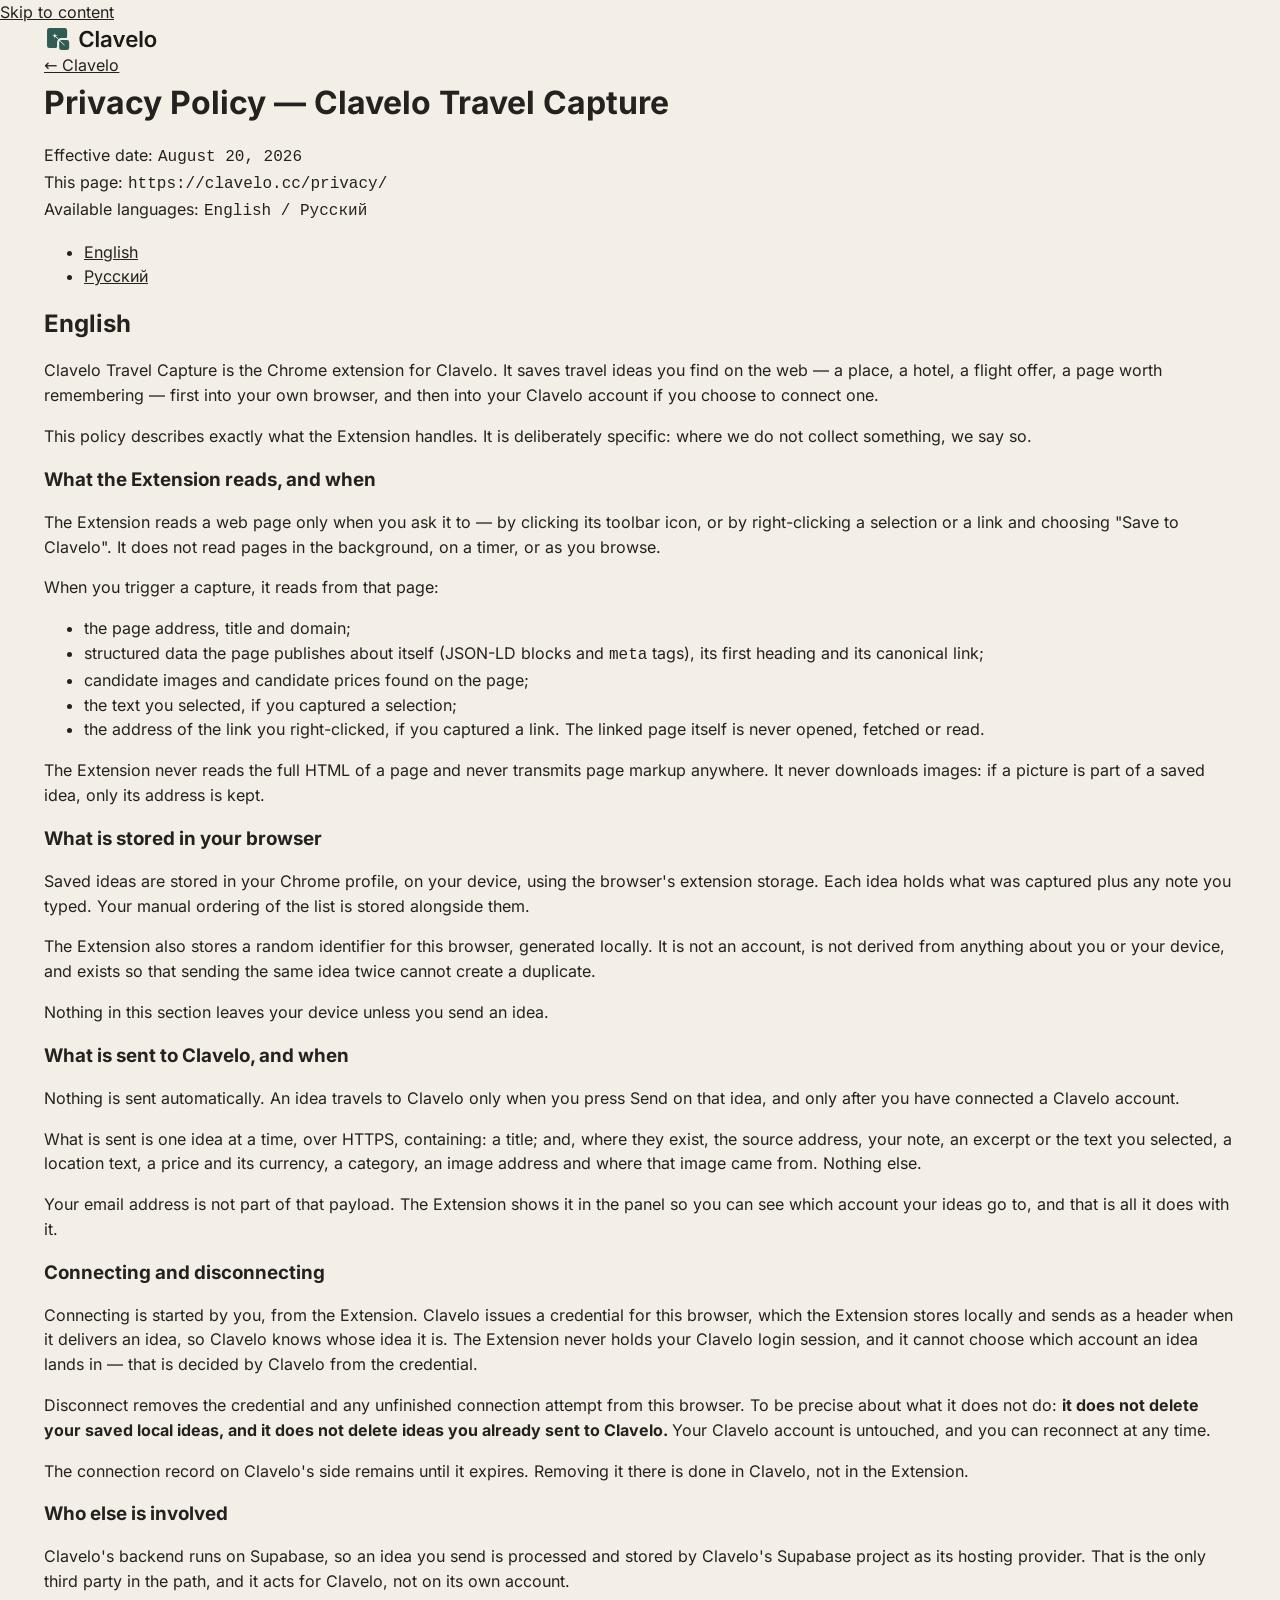
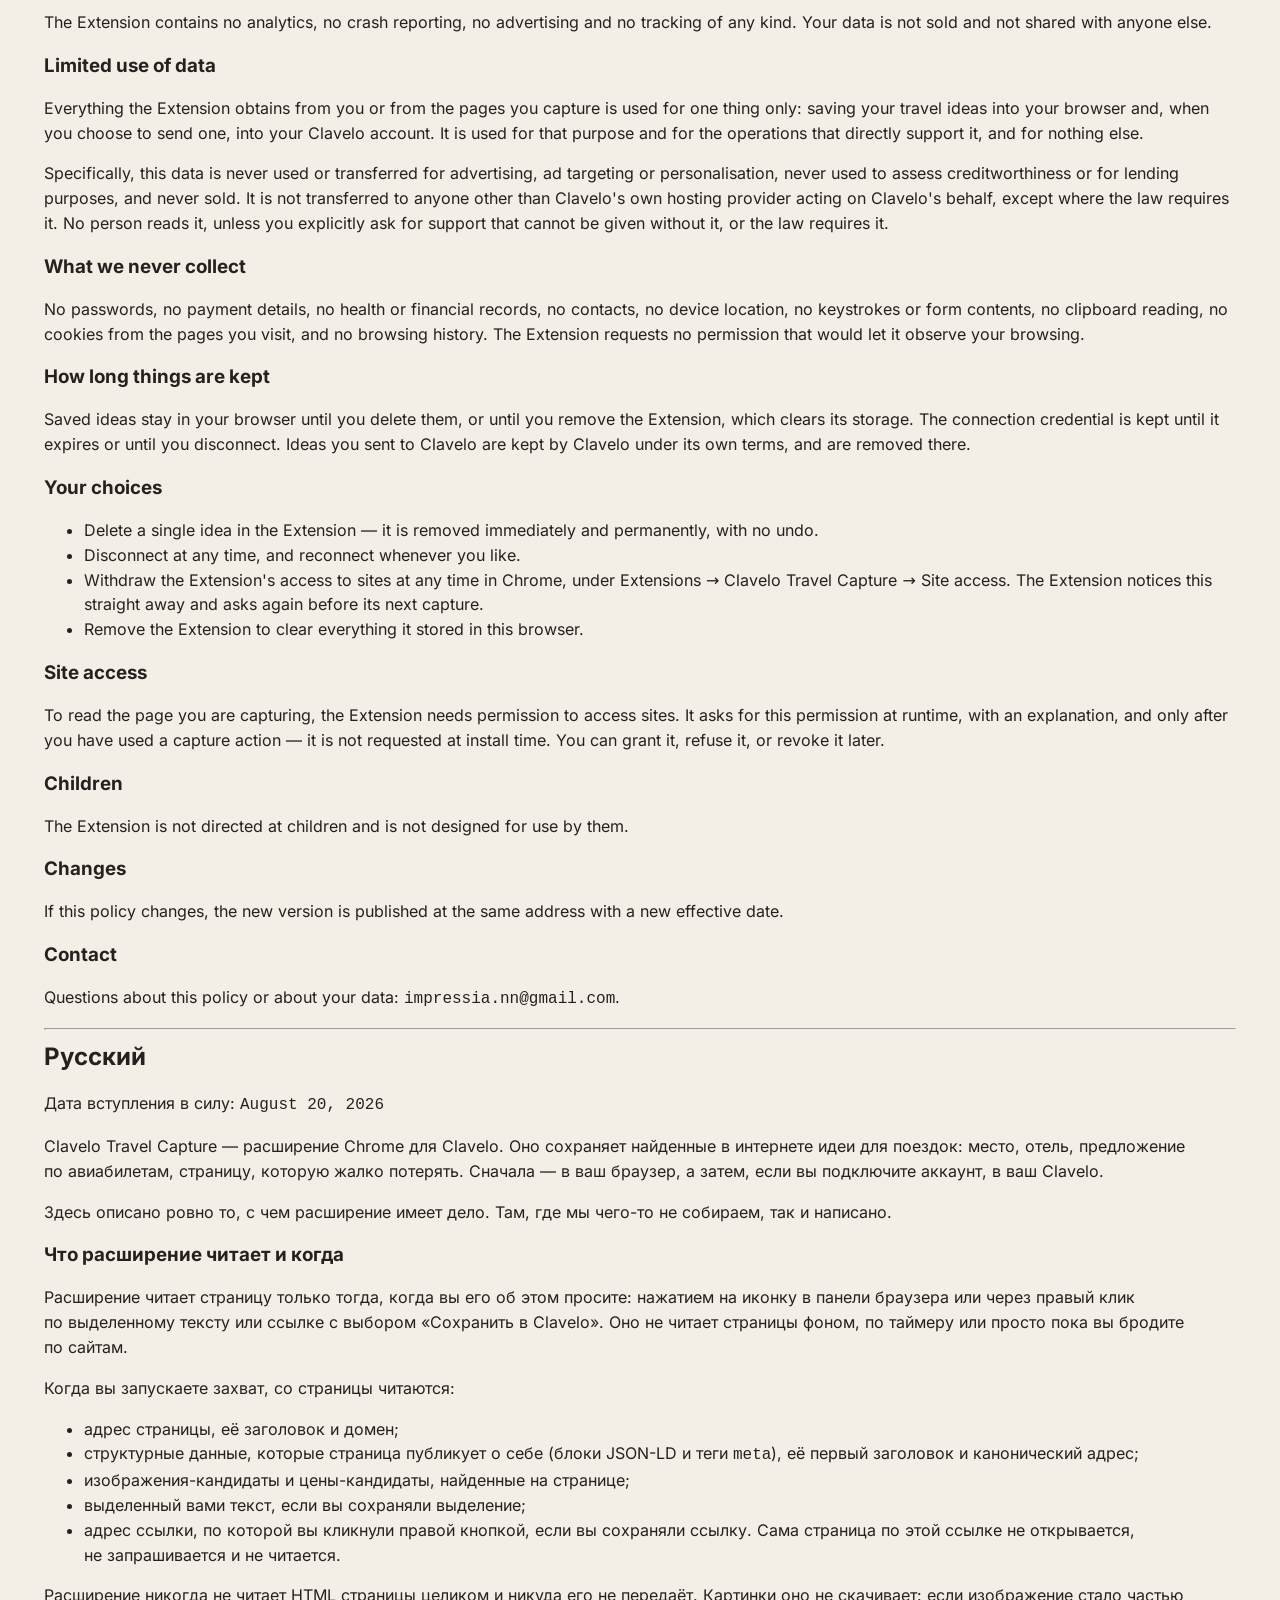
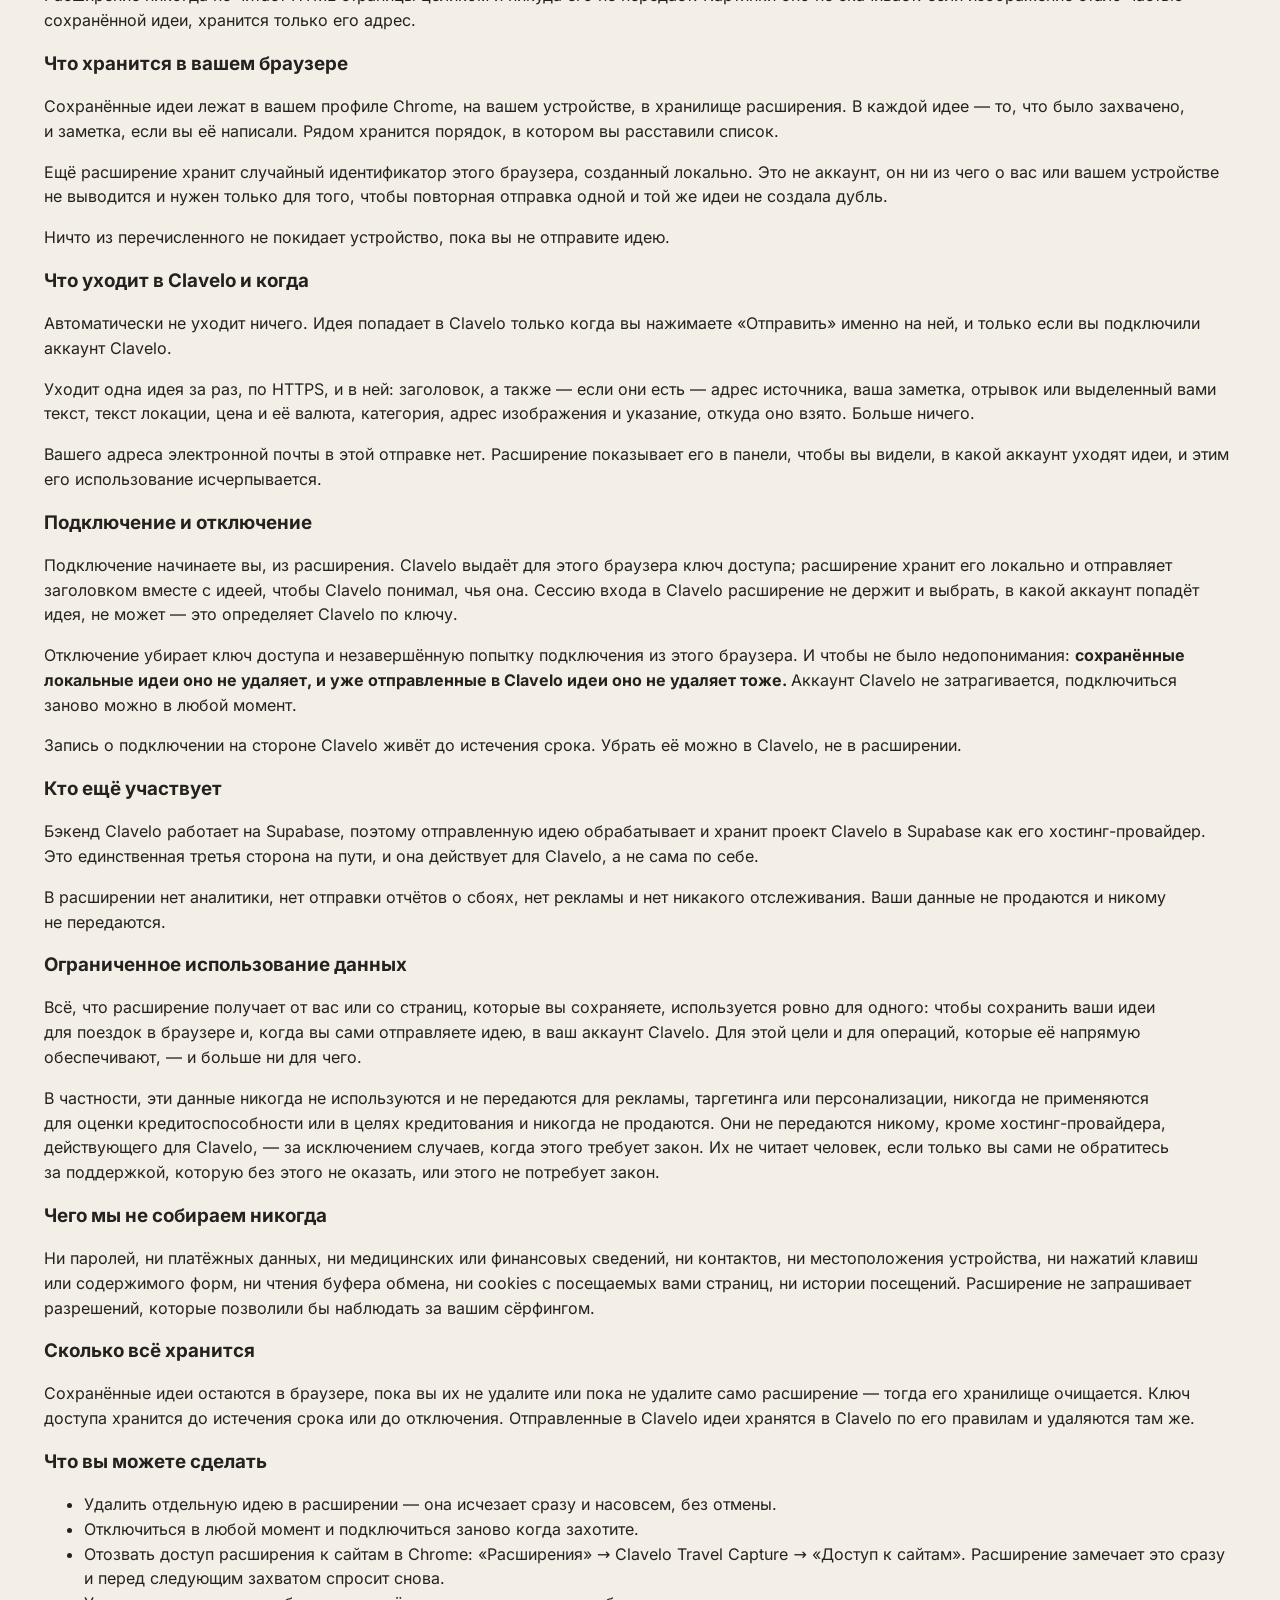
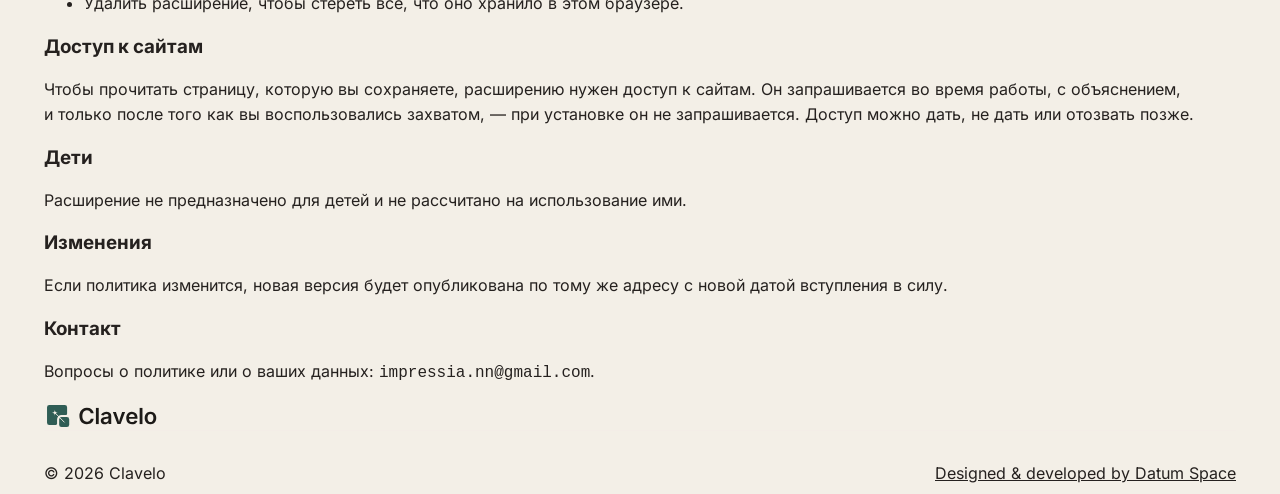
<file: privacy/index.html>
<!doctype html>
<html lang="en">
  <head>
    <meta charset="utf-8" />
    <meta name="viewport" content="width=device-width, initial-scale=1, viewport-fit=cover" />
    <meta name="theme-color" content="#2f5d55" />
    <title>Privacy Policy — Clavelo Travel Capture</title>
    <meta
      name="description"
      content="Privacy policy for the Clavelo Travel Capture browser extension. English and Russian."
    />
    <link rel="canonical" href="https://clavelo.cc/privacy/" />
    <link rel="icon" href="../assets/clavelo-mark-simple.svg" type="image/svg+xml" />
    <link rel="icon" href="../assets/favicon-48.png" sizes="48x48" type="image/png" />
    <link rel="icon" href="../assets/favicon-32.png" sizes="32x32" type="image/png" />
    <link rel="icon" href="../assets/favicon-16.png" sizes="16x16" type="image/png" />
    <link rel="apple-touch-icon" href="../assets/apple-touch-icon.png" sizes="180x180" />
    <link rel="stylesheet" href="../styles.css?v=9f2fbe0b32" />
  </head>

  <body>
    <a class="skip-link" href="#main">Skip to content</a>

    <header class="site-header">
      <div class="wrap">
        <a class="brand" href="../" aria-label="Clavelo">
          <img src="../assets/logo.svg" alt="" width="116" height="28" />
        </a>
      </div>
    </header>

    <main class="doc" id="main">
      <div class="wrap">
        <a class="doc-back" href="../">← Clavelo</a>

        <div class="doc-sheet">
        <h1>Privacy Policy — Clavelo Travel Capture</h1>
        <p class="doc-meta">
          Effective date: <code>August 20, 2026</code><br />
          This page: <code>https://clavelo.cc/privacy/</code><br />
          Available languages: <code>English / Русский</code>
        </p>

        <ul class="doc-langs">
          <li><a href="#english">English</a></li>
          <li><a href="#russian">Русский</a></li>
        </ul>

        <!-- ================= ENGLISH ================= -->
        <section id="english" lang="en">
          <h2>English</h2>

          <p>
            Clavelo Travel Capture is the Chrome extension for Clavelo. It saves
            travel ideas you find on the web — a
            place, a hotel, a flight offer, a page worth remembering — first into
            your own browser, and then into your Clavelo account if you choose to
            connect one.
          </p>
          <p>
            This policy describes exactly what the Extension handles. It is
            deliberately specific: where we do not collect something, we say so.
          </p>

          <h3>What the Extension reads, and when</h3>
          <p>
            The Extension reads a web page only when you ask it to — by clicking
            its toolbar icon, or by right-clicking a selection or a link and
            choosing "Save to Clavelo". It does not read pages in the
            background, on a timer, or as you browse.
          </p>
          <p>When you trigger a capture, it reads from that page:</p>
          <ul>
            <li>the page address, title and domain;</li>
            <li>
              structured data the page publishes about itself (JSON-LD blocks and
              <code>meta</code> tags), its first heading and its canonical link;
            </li>
            <li>candidate images and candidate prices found on the page;</li>
            <li>the text you selected, if you captured a selection;</li>
            <li>
              the address of the link you right-clicked, if you captured a link.
              The linked page itself is never opened, fetched or read.
            </li>
          </ul>
          <p>
            The Extension never reads the full HTML of a page and never transmits
            page markup anywhere. It never downloads images: if a picture is part
            of a saved idea, only its address is kept.
          </p>

          <h3>What is stored in your browser</h3>
          <p>
            Saved ideas are stored in your Chrome profile, on your device, using
            the browser's extension storage. Each idea holds what was captured
            plus any note you typed. Your manual ordering of the list is stored
            alongside them.
          </p>
          <p>
            The Extension also stores a random identifier for this browser,
            generated locally. It is not an account, is not derived from anything
            about you or your device, and exists so that sending the same idea
            twice cannot create a duplicate.
          </p>
          <p>Nothing in this section leaves your device unless you send an idea.</p>

          <h3>What is sent to Clavelo, and when</h3>
          <p>
            Nothing is sent automatically. An idea travels to Clavelo only
            when you press Send on that idea, and only after you have connected a
            Clavelo account.
          </p>
          <p>
            What is sent is one idea at a time, over HTTPS, containing: a title;
            and, where they exist, the source address, your note, an excerpt or
            the text you selected, a location text, a price and its currency, a
            category, an image address and where that image came from. Nothing
            else.
          </p>
          <p>
            Your email address is not part of that payload. The Extension shows it
            in the panel so you can see which account your ideas go to, and that
            is all it does with it.
          </p>

          <h3>Connecting and disconnecting</h3>
          <p>
            Connecting is started by you, from the Extension. Clavelo issues a
            credential for this browser, which the Extension stores locally and
            sends as a header when it delivers an idea, so Clavelo knows whose
            idea it is. The Extension never holds your Clavelo login session,
            and it cannot choose which account an idea lands in — that is decided
            by Clavelo from the credential.
          </p>
          <p>
            Disconnect removes the credential and any unfinished connection
            attempt from this browser. To be precise about what it does not do:
            <strong>
              it does not delete your saved local ideas, and it does not delete
              ideas you already sent to Clavelo.
            </strong>
            Your Clavelo account is untouched, and you can reconnect at any
            time.
          </p>
          <p>
            The connection record on Clavelo's side remains until it expires.
            Removing it there is done in Clavelo, not in the Extension.
          </p>

          <h3>Who else is involved</h3>
          <p>
            Clavelo's backend runs on Supabase, so an idea you send is
            processed and stored by Clavelo's Supabase project as its hosting
            provider. That is the only third party in the path, and it acts for
            Clavelo, not on its own account.
          </p>
          <p>
            The Extension contains no analytics, no crash reporting, no
            advertising and no tracking of any kind. Your data is not sold and not
            shared with anyone else.
          </p>

          <h3>Limited use of data</h3>
          <p>
            Everything the Extension obtains from you or from the pages you
            capture is used for one thing only: saving your travel ideas into your
            browser and, when you choose to send one, into your Clavelo
            account. It is used for that purpose and for the operations that
            directly support it, and for nothing else.
          </p>
          <p>
            Specifically, this data is never used or transferred for advertising,
            ad targeting or personalisation, never used to assess
            creditworthiness or for lending purposes, and never sold. It is not
            transferred to anyone other than Clavelo's own hosting provider
            acting on Clavelo's behalf, except where the law requires it. No
            person reads it, unless you explicitly ask for support that cannot be
            given without it, or the law requires it.
          </p>

          <h3>What we never collect</h3>
          <p>
            No passwords, no payment details, no health or financial records, no
            contacts, no device location, no keystrokes or form contents, no
            clipboard reading, no cookies from the pages you visit, and no
            browsing history. The Extension requests no permission that would let
            it observe your browsing.
          </p>

          <h3>How long things are kept</h3>
          <p>
            Saved ideas stay in your browser until you delete them, or until you
            remove the Extension, which clears its storage. The connection
            credential is kept until it expires or until you disconnect. Ideas you
            sent to Clavelo are kept by Clavelo under its own terms, and are
            removed there.
          </p>

          <h3>Your choices</h3>
          <ul>
            <li>
              Delete a single idea in the Extension — it is removed immediately
              and permanently, with no undo.
            </li>
            <li>Disconnect at any time, and reconnect whenever you like.</li>
            <li>
              Withdraw the Extension's access to sites at any time in Chrome,
              under Extensions → Clavelo Travel Capture → Site access. The
              Extension notices this straight away and asks again before its next
              capture.
            </li>
            <li>
              Remove the Extension to clear everything it stored in this browser.
            </li>
          </ul>

          <h3>Site access</h3>
          <p>
            To read the page you are capturing, the Extension needs permission to
            access sites. It asks for this permission at runtime, with an
            explanation, and only after you have used a capture action — it is not
            requested at install time. You can grant it, refuse it, or revoke it
            later.
          </p>

          <h3>Children</h3>
          <p>
            The Extension is not directed at children and is not designed for use
            by them.
          </p>

          <h3>Changes</h3>
          <p>
            If this policy changes, the new version is published at the same
            address with a new effective date.
          </p>

          <h3>Contact</h3>
          <p>
            Questions about this policy or about your data:
            <code>impressia.nn@gmail.com</code>.
          </p>
        </section>

        <hr />

        <!-- ================= РУССКИЙ ================= -->
        <section id="russian" lang="ru">
          <h2>Русский</h2>

          <p class="doc-meta">
            Дата вступления в силу: <code>August 20, 2026</code>
          </p>

          <p>
            Clavelo Travel Capture — расширение Chrome для Clavelo. Оно сохраняет
            найденные в интернете идеи для поездок: место, отель, предложение по авиабилетам, страницу,
            которую жалко потерять. Сначала — в ваш браузер, а затем, если вы
            подключите аккаунт, в ваш Clavelo.
          </p>
          <p>
            Здесь описано ровно то, с чем расширение имеет дело. Там, где мы
            чего-то не собираем, так и написано.
          </p>

          <h3>Что расширение читает и когда</h3>
          <p>
            Расширение читает страницу только тогда, когда вы его об этом
            просите: нажатием на иконку в панели браузера или через правый клик
            по выделенному тексту или ссылке с выбором «Сохранить в Clavelo».
            Оно не читает страницы фоном, по таймеру или просто пока вы бродите
            по сайтам.
          </p>
          <p>Когда вы запускаете захват, со страницы читаются:</p>
          <ul>
            <li>адрес страницы, её заголовок и домен;</li>
            <li>
              структурные данные, которые страница публикует о себе (блоки
              JSON-LD и теги <code>meta</code>), её первый заголовок и канонический адрес;
            </li>
            <li>изображения-кандидаты и цены-кандидаты, найденные на странице;</li>
            <li>выделенный вами текст, если вы сохраняли выделение;</li>
            <li>
              адрес ссылки, по которой вы кликнули правой кнопкой, если вы
              сохраняли ссылку. Сама страница по этой ссылке не открывается, не запрашивается и не читается.
            </li>
          </ul>
          <p>
            Расширение никогда не читает HTML страницы целиком и никуда его не передаёт. Картинки оно не скачивает: если изображение стало частью
            сохранённой идеи, хранится только его адрес.
          </p>

          <h3>Что хранится в вашем браузере</h3>
          <p>
            Сохранённые идеи лежат в вашем профиле Chrome, на вашем устройстве, в хранилище расширения. В каждой идее — то, что было захвачено, и заметка, если вы её написали. Рядом хранится порядок, в котором вы
            расставили список.
          </p>
          <p>
            Ещё расширение хранит случайный идентификатор этого браузера,
            созданный локально. Это не аккаунт, он ни из чего о вас или вашем
            устройстве не выводится и нужен только для того, чтобы повторная
            отправка одной и той же идеи не создала дубль.
          </p>
          <p>
            Ничто из перечисленного не покидает устройство, пока вы не отправите
            идею.
          </p>

          <h3>Что уходит в Clavelo и когда</h3>
          <p>
            Автоматически не уходит ничего. Идея попадает в Clavelo только
            когда вы нажимаете «Отправить» именно на ней, и только если вы
            подключили аккаунт Clavelo.
          </p>
          <p>
            Уходит одна идея за раз, по HTTPS, и в ней: заголовок, а также — если
            они есть — адрес источника, ваша заметка, отрывок или выделенный вами
            текст, текст локации, цена и её валюта, категория, адрес изображения
            и указание, откуда оно взято. Больше ничего.
          </p>
          <p>
            Вашего адреса электронной почты в этой отправке нет. Расширение
            показывает его в панели, чтобы вы видели, в какой аккаунт уходят
            идеи, и этим его использование исчерпывается.
          </p>

          <h3>Подключение и отключение</h3>
          <p>
            Подключение начинаете вы, из расширения. Clavelo выдаёт для этого
            браузера ключ доступа; расширение хранит его локально и отправляет
            заголовком вместе с идеей, чтобы Clavelo понимал, чья она. Сессию
            входа в Clavelo расширение не держит и выбрать, в какой аккаунт
            попадёт идея, не может — это определяет Clavelo по ключу.
          </p>
          <p>
            Отключение убирает ключ доступа и незавершённую попытку подключения
            из этого браузера. И чтобы не было недопонимания:
            <strong>
              сохранённые локальные идеи оно не удаляет, и уже отправленные в Clavelo идеи оно не удаляет тоже.
            </strong>
            Аккаунт Clavelo не затрагивается, подключиться заново можно в любой момент.
          </p>
          <p>
            Запись о подключении на стороне Clavelo живёт до истечения срока.
            Убрать её можно в Clavelo, не в расширении.
          </p>

          <h3>Кто ещё участвует</h3>
          <p>
            Бэкенд Clavelo работает на Supabase, поэтому отправленную идею
            обрабатывает и хранит проект Clavelo в Supabase как его
            хостинг-провайдер. Это единственная третья сторона на пути, и она
            действует для Clavelo, а не сама по себе.
          </p>
          <p>
            В расширении нет аналитики, нет отправки отчётов о сбоях, нет рекламы
            и нет никакого отслеживания. Ваши данные не продаются и никому не передаются.
          </p>

          <h3>Ограниченное использование данных</h3>
          <p>
            Всё, что расширение получает от вас или со страниц, которые вы
            сохраняете, используется ровно для одного: чтобы сохранить ваши идеи
            для поездок в браузере и, когда вы сами отправляете идею, в ваш
            аккаунт Clavelo. Для этой цели и для операций, которые её напрямую
            обеспечивают, — и больше ни для чего.
          </p>
          <p>
            В частности, эти данные никогда не используются и не передаются для рекламы, таргетинга или персонализации, никогда не применяются для оценки кредитоспособности или в целях кредитования и никогда не продаются. Они не передаются никому, кроме хостинг-провайдера,
            действующего для Clavelo, — за исключением случаев, когда этого
            требует закон. Их не читает человек, если только вы сами не обратитесь за поддержкой, которую без этого не оказать, или этого не потребует закон.
          </p>

          <h3>Чего мы не собираем никогда</h3>
          <p>
            Ни паролей, ни платёжных данных, ни медицинских или финансовых
            сведений, ни контактов, ни местоположения устройства, ни нажатий
            клавиш или содержимого форм, ни чтения буфера обмена, ни cookies с посещаемых вами страниц, ни истории посещений. Расширение не запрашивает разрешений, которые позволили бы наблюдать за вашим
            сёрфингом.
          </p>

          <h3>Сколько всё хранится</h3>
          <p>
            Сохранённые идеи остаются в браузере, пока вы их не удалите или пока
            не удалите само расширение — тогда его хранилище очищается. Ключ
            доступа хранится до истечения срока или до отключения. Отправленные в Clavelo идеи хранятся в Clavelo по его правилам и удаляются там же.
          </p>

          <h3>Что вы можете сделать</h3>
          <ul>
            <li>
              Удалить отдельную идею в расширении — она исчезает сразу и насовсем,
              без отмены.
            </li>
            <li>Отключиться в любой момент и подключиться заново когда захотите.</li>
            <li>
              Отозвать доступ расширения к сайтам в Chrome: «Расширения» →
              Clavelo Travel Capture → «Доступ к сайтам». Расширение замечает
              это сразу и перед следующим захватом спросит снова.
            </li>
            <li>
              Удалить расширение, чтобы стереть всё, что оно хранило в этом
              браузере.
            </li>
          </ul>

          <h3>Доступ к сайтам</h3>
          <p>
            Чтобы прочитать страницу, которую вы сохраняете, расширению нужен
            доступ к сайтам. Он запрашивается во время работы, с объяснением, и только после того как вы воспользовались захватом, — при установке он
            не запрашивается. Доступ можно дать, не дать или отозвать позже.
          </p>

          <h3>Дети</h3>
          <p>
            Расширение не предназначено для детей и не рассчитано на использование ими.
          </p>

          <h3>Изменения</h3>
          <p>
            Если политика изменится, новая версия будет опубликована по тому же
            адресу с новой датой вступления в силу.
          </p>

          <h3>Контакт</h3>
          <p>
            Вопросы о политике или о ваших данных: <code>impressia.nn@gmail.com</code>.
          </p>
        </section>
        </div>
      </div>
    </main>

    <footer class="site-footer">
      <div class="wrap">
        <a class="brand" href="../" aria-label="Clavelo">
          <img src="../assets/logo.svg" alt="" width="116" height="28" />
        </a>
        <div class="footer-bottom">
          <p class="copyright">© 2026 Clavelo</p>
          <p class="credit"><a href="https://datumspace.cc/en/websites/" target="_blank" rel="noopener">Designed &amp; developed by Datum Space</a></p>
        </div>
      </div>
    </footer>
  </body>
</html>
</file>
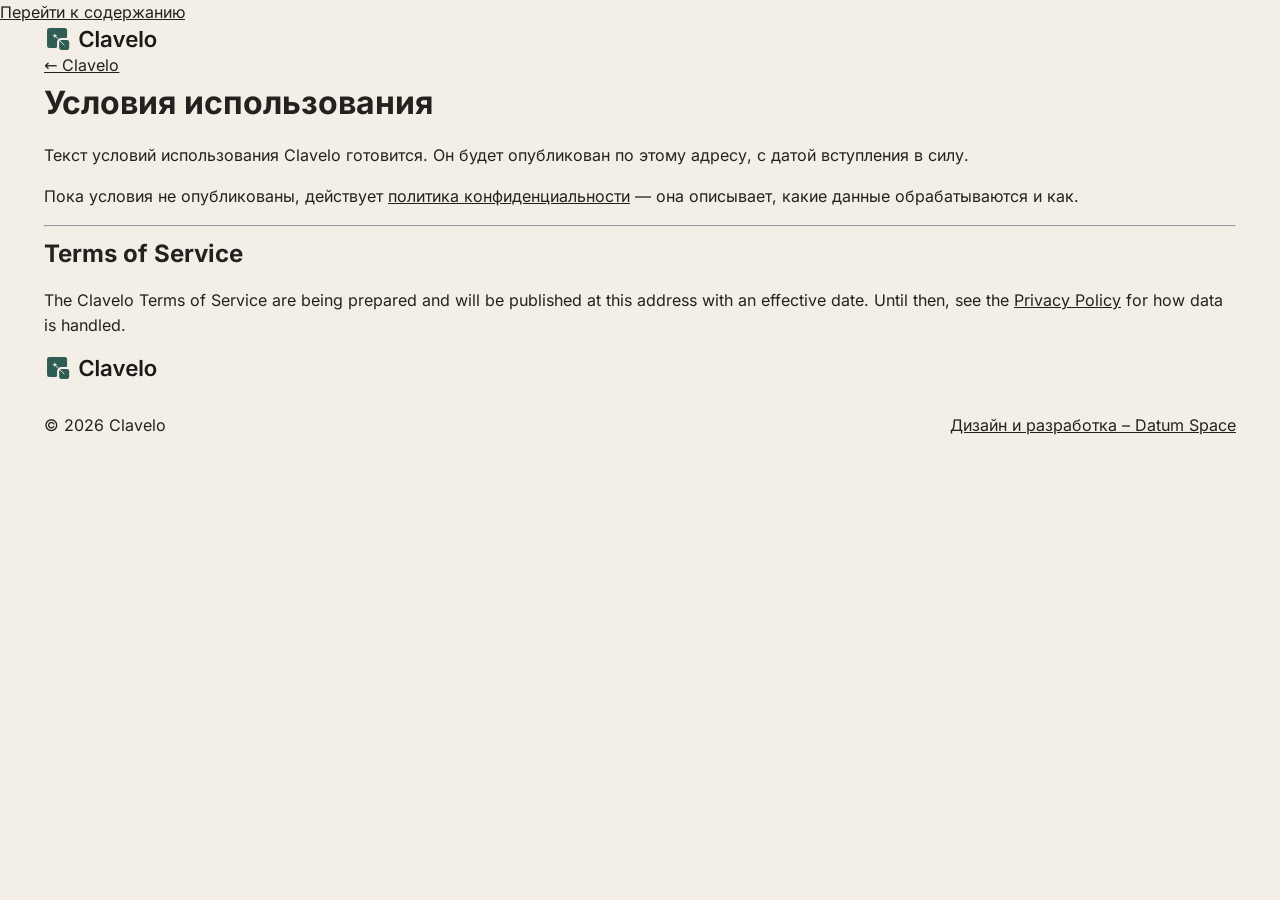
<file: terms/index.html>
<!doctype html>
<html lang="ru">
  <head>
    <meta charset="utf-8" />
    <meta name="viewport" content="width=device-width, initial-scale=1, viewport-fit=cover" />
    <meta name="theme-color" content="#2f5d55" />
    <title>Условия использования — Clavelo</title>
    <!-- Страница технически существует, чтобы маршрут был закреплён заранее,
         но текста условий пока нет. До его появления она не индексируется и
         не связана ссылкой из подвала. -->
    <meta name="robots" content="noindex, nofollow" />
    <link rel="icon" href="../assets/clavelo-mark-simple.svg" type="image/svg+xml" />
    <link rel="icon" href="../assets/favicon-48.png" sizes="48x48" type="image/png" />
    <link rel="icon" href="../assets/favicon-32.png" sizes="32x32" type="image/png" />
    <link rel="icon" href="../assets/favicon-16.png" sizes="16x16" type="image/png" />
    <link rel="apple-touch-icon" href="../assets/apple-touch-icon.png" sizes="180x180" />
    <link rel="stylesheet" href="../styles.css?v=9f2fbe0b32" />
  </head>

  <body>
    <a class="skip-link" href="#main">Перейти к содержанию</a>

    <header class="site-header">
      <div class="wrap">
        <a class="brand" href="../" aria-label="Clavelo">
          <img src="../assets/logo.svg" alt="" width="116" height="28" />
        </a>
      </div>
    </header>

    <main class="doc" id="main">
      <div class="wrap">
        <a class="doc-back" href="../">← Clavelo</a>

        <div class="doc-sheet">
        <h1>Условия использования</h1>
        <p>
          Текст условий использования Clavelo готовится. Он будет опубликован
          по этому адресу, с датой вступления в силу.
        </p>
        <p>
          Пока условия не опубликованы, действует
          <a href="../privacy/">политика конфиденциальности</a> — она описывает,
          какие данные обрабатываются и как.
        </p>

        <hr />

        <h2 lang="en">Terms of Service</h2>
        <p lang="en">
          The Clavelo Terms of Service are being prepared and will be
          published at this address with an effective date. Until then, see the
          <a href="../privacy/">Privacy Policy</a> for how data is handled.
        </p>
        </div>
      </div>
    </main>

    <footer class="site-footer">
      <div class="wrap">
        <a class="brand" href="../" aria-label="Clavelo">
          <img src="../assets/logo.svg" alt="" width="116" height="28" />
        </a>
        <div class="footer-bottom">
          <p class="copyright">© 2026 Clavelo</p>
          <p class="credit"><a href="https://datumspace.cc/en/websites/" target="_blank" rel="noopener">Дизайн и разработка – Datum Space</a></p>
        </div>
      </div>
    </footer>
  </body>
</html>
</file>
<file: styles.css>
/* WIWI Tours prototype. Tokens first; components below in page order. */

/* One typeface: Inter (Latin, Cyrillic) with Noto Sans Georgian for Georgian, which
   Inter does not cover. Each file loads only when its characters are on the page.
   Both SIL OFL 1.1. */
@font-face {
  font-family: "Inter";
  src: url("./vendor/fonts/inter-latin-wght-normal.woff2") format("woff2");
  font-weight: 100 900;
  font-style: normal;
  font-display: swap;
  unicode-range: U+0000-00FF, U+0131, U+0152-0153, U+02BB-02BC, U+02C6, U+02DA, U+02DC, U+0304, U+0308, U+0329, U+2000-206F, U+20AC, U+2122, U+2191, U+2193, U+2212, U+2215, U+FEFF, U+FFFD;
}
@font-face {
  font-family: "Inter";
  src: url("./vendor/fonts/inter-latin-ext-wght-normal.woff2") format("woff2");
  font-weight: 100 900;
  font-style: normal;
  font-display: swap;
  unicode-range: U+0100-02BA, U+02BD-02C5, U+02C7-02CC, U+02CE-02D7, U+02DD-02FF, U+0304, U+0308, U+0329, U+1D00-1DBF, U+1E00-1E9F, U+1EF2-1EFF, U+2020, U+20A0-20AB, U+20AD-20C0, U+2113, U+2C60-2C7F, U+A720-A7FF;
}
@font-face {
  font-family: "Inter";
  src: url("./vendor/fonts/inter-cyrillic-wght-normal.woff2") format("woff2");
  font-weight: 100 900;
  font-style: normal;
  font-display: swap;
  unicode-range: U+0301, U+0400-045F, U+0490-0491, U+04B0-04B1, U+2116;
}
@font-face {
  font-family: "Inter";
  src: url("./vendor/fonts/inter-cyrillic-ext-wght-normal.woff2") format("woff2");
  font-weight: 100 900;
  font-style: normal;
  font-display: swap;
  unicode-range: U+0460-052F, U+1C80-1C8A, U+20B4, U+2DE0-2DFF, U+A640-A69F, U+FE2E-FE2F;
}

@font-face {
  font-family: "Noto Sans Georgian";
  src: url("./vendor/fonts/noto-sans-georgian-georgian-wght-normal.woff2") format("woff2");
  font-weight: 100 900;
  font-style: normal;
  font-display: swap;
  unicode-range: U+0589, U+10A0-10FF, U+1C90-1CBA, U+1CBD-1CBF, U+205A, U+2D00-2D2F, U+2E31;
}
:root {
  --cream: #f3efe7;
  --paper: #fffdf8;
  --sand: #e7dfd1;
  --ink: #25211f;
  --muted: #5e5751;
  --line: #d7d0c3;
  --deep: #602735;
  --deep-2: #471923;
  --wine: #773c42;
  --focus: #773c42;
  --radius: 1px;
  --sans: Inter, "Noto Sans Georgian", ui-sans-serif, system-ui, -apple-system, "Segoe UI", Roboto, sans-serif;
  --serif: var(--sans); /* headings: same family, heavier and tighter */
  --topbar: 64px;

  /* Activity types — same idea as Clavelo's item taxonomy, toned to the WIWI palette. */
  --type-wine: #7d3b45;
  --type-wine-bg: #f6e6e6;
  --type-food: #b4572f;
  --type-food-bg: #fbe9dd;
  --type-transport: #2f6f7c;
  --type-transport-bg: #e2f0f1;
  --type-stay: #9a6f1f;
  --type-stay-bg: #f8eed6;
  --type-excursion: #3d6a4b;
  --type-excursion-bg: #e5efe5;
  --type-other: #6b665c;
  --type-other-bg: #eeebe4;
}

* { box-sizing: border-box; }
[hidden] { display: none !important; }
html { scroll-behavior: smooth; scroll-padding-top: calc(var(--topbar) + 12px); }
@media (prefers-reduced-motion: reduce) { html { scroll-behavior: auto; } }
body {
  margin: 0;
  background: var(--cream);
  color: var(--ink);
  font: 16px/1.55 var(--sans);
  -webkit-text-size-adjust: 100%;
}
img { max-width: 100%; display: block; }
button, select { font: inherit; color: inherit; }
button { cursor: pointer; }
a { color: inherit; }
:focus-visible { outline: 3px solid var(--focus); outline-offset: 2px; }
h1, h2, h3, h4 { margin: 0; }
.sr-only { position: absolute; width: 1px; height: 1px; overflow: hidden; clip: rect(0 0 0 0); white-space: nowrap; }
.muted { color: var(--muted); }
.wrap { max-width: 1240px; margin: 0 auto; padding: 0 24px; }
.skip { position: absolute; left: 12px; top: -60px; z-index: 2000; background: var(--paper); padding: 10px 14px; border-radius: 2px; }
.skip:focus { top: 12px; }


.btn {
  display: inline-flex; align-items: center; justify-content: center; gap: 8px;
  min-height: 44px; padding: 10px 18px; border-radius: 2px;
  border: 1px solid var(--deep); background: var(--deep); color: #fff;
  font-size: 14px; font-weight: 650; text-decoration: none;
  transition: background 0.15s;
}
.btn:hover { background: var(--deep-2); }
.btn-light { background: var(--paper); color: var(--deep); border-color: var(--paper); }
.btn-light:hover { background: #fff; }
.btn-ghost { background: transparent; color: var(--deep); }
.btn-ghost:hover { background: rgba(96, 39, 53, 0.06); }
.btn-small { min-height: 36px; padding: 6px 12px; font-size: 13px; }
.link-btn { border: 0; background: none; padding: 4px 0; color: var(--ink); font-weight: 650; font-size: 14px; text-decoration: underline; text-underline-offset: 3px; text-align: left; }

.hero h1, .section h2, .route h2, .tour h3, .day-title, .type-wine h4, .popup strong,
.people h3, .detail-title { letter-spacing: -0.02em; }
:lang(ka) .hero h1, :lang(ka) .section h2, :lang(ka) .route h2, :lang(ka) .tour h3, :lang(ka) .detail-title { letter-spacing: 0; }

/* ---------- top bar ---------- */
.topbar { position: sticky; top: 0; z-index: 1000; background: var(--deep); color: #fff; }
.topbar-inner { display: flex; align-items: center; gap: 20px; min-height: var(--topbar); }
.brand { display: flex; flex-direction: column; text-decoration: none; line-height: 1.15; }
.brand-mark { font-weight: 800; letter-spacing: 0.1em; font-size: 18px; text-transform: uppercase; }
.brand-mark span { font-weight: 500; color: #ead3d8; }
.brand-sub { font-size: 11px; color: #d9bbc2; letter-spacing: 0.03em; }
.topnav { margin-left: auto; display: flex; gap: 22px; font-size: 14px; }
.topnav a { text-decoration: none; color: #f2e6e8; }
.topnav a:hover { text-decoration: underline; text-underline-offset: 4px; }
.langs { display: flex; flex: none; gap: 3px; }
.langs a { min-width: 34px; min-height: 30px; display: grid; place-items: center; padding: 0 6px; border-radius: 1px; font-size: 12px; font-weight: 750; letter-spacing: 0.04em; color: #ead8dc; text-decoration: none; }
.langs a:hover { background: rgba(255, 255, 255, 0.12); color: #fff; }
.langs a[aria-current="true"] { color: #fff; box-shadow: inset 0 -1px 0 #fff; }

/* ---------- hero ---------- */
.hero { overflow: clip; color: var(--paper); background: var(--deep-2); }
.hero-layout {
  display: grid; grid-template-columns: clamp(290px, 22.6vw, 350px) minmax(0, 1fr) min(46.5vw, 700px);
  align-items: center; max-width: none; min-height: clamp(350px, 29vw, 460px);
  /* Match the centered 1240px header wrap and its 24px gutter. */
  padding-inline: max(24px, calc((100% - 1240px) / 2 + 24px)) clamp(16px, 2.1vw, 40px);
}
.hero-copy { position: relative; z-index: 1; min-width: 0; padding-block: 32px; }
.hero-visual { position: relative; align-self: stretch; min-width: 0; margin: 0; }
/* Fade the edges of the scene into the burgundy field and the west edge of the map. */
.hero-visual img {
  position: absolute; inset-block: 0; left: calc(50% + 40px); transform: translateX(-50%);
  width: clamp(540px, 42vw, 680px); height: 100%; max-width: none;
  object-fit: cover; object-position: center 52%;
  mask-image: radial-gradient(circle at 50% 48%, #000 0%, rgba(0, 0, 0, .96) 21.6%, rgba(0, 0, 0, .8) 34.2%, rgba(0, 0, 0, .5) 45%, rgba(0, 0, 0, .18) 54%, rgba(0, 0, 0, .04) 58.5%, transparent 61.56%);
}
.hero-map { position: relative; z-index: 1; min-width: 0; overflow: clip; }
.hero-map-frame { position: relative; width: 100%; aspect-ratio: 1000 / 587; }
.hero-map-frame img { width: 100%; height: 100%; display: block; }
/* Regions of the route: invisible until a pin or the region itself is hovered or focused. */
.hero-regions { position: absolute; inset: 0; width: 100%; height: 100%; overflow: visible; }
.hero-regions path { fill: rgba(246, 196, 208, 0); stroke: rgba(250, 214, 222, 0); stroke-width: 1.4; stroke-linejoin: round; pointer-events: fill; transition: fill 0.15s, stroke 0.15s; }
.hero-regions path.is-region { fill: rgba(246, 196, 208, 0.3); stroke: rgba(250, 214, 222, 0.9); }
.hero-pin.is-region .pin-dot { background: var(--paper); transform: scale(1.18); }
.hero-region-label { position: absolute; z-index: 4; transform: translate(-50%, -50%); padding: 5px 11px; border-radius: 1px; background: rgba(71, 25, 35, 0.9); color: #fbe1e7; font-size: 12.5px; font-weight: 650; letter-spacing: 0.01em; white-space: nowrap; pointer-events: none; }
.hero-pin { position: absolute; transform: translate(-50%, -50%); display: flex; align-items: center; padding: 2px; border: 0; background: none; cursor: pointer; pointer-events: auto; border-radius: 50%; }
/* Separate the three nearest pairs on the overview at its narrower scale. */
.hero-pin:is([data-hero-place="batumi"], [data-hero-place="kutaisi"], [data-hero-place="mtskheta"]) { margin-left: -10px; margin-top: -4px; }
.hero-pin:is([data-hero-place="chkhavalley"], [data-hero-place="obcha"], [data-hero-place="tbilisi"]) { margin-left: 10px; margin-top: 4px; }
.hero-pin[data-hero-place="argvani"] { margin-top: -15px; }
.hero-pin .pin-dot { transition: transform 0.15s, box-shadow 0.15s; }
.hero-pin:hover .pin-dot, .hero-pin:focus-visible .pin-dot { transform: scale(1.25); }
.hero-pin:hover, .hero-pin:focus-visible { z-index: 3; }
.hero-pin-label:not(.is-shown) { opacity: 0; transition: opacity 0.15s; }
.hero-pin:hover .hero-pin-label, .hero-pin:focus-visible .hero-pin-label { opacity: 1; }
.hero-pin:hover .hero-pin-label:not(.is-shown), .hero-pin:focus-visible .hero-pin-label:not(.is-shown) { padding: 3px 8px; border-radius: 1px; background: rgba(71, 25, 35, 0.92); }
.hero-pin .pin-dot { width: 25px; height: 25px; font-size: 11px; background: var(--sand); color: var(--deep); border: 0; }
.hero-pin-label.is-left { left: auto; right: 30px; }
.hero-pin-label { position: absolute; left: 30px; pointer-events: none; white-space: nowrap; font-size: 14px; font-weight: 650; color: #f3ead7; }
.hero h1 { font: 620 clamp(32px, 3.7vw, 54px)/1.06 var(--serif); margin-bottom: 14px; text-wrap: balance; }
.hero-lead { max-width: 42ch; font-size: clamp(16px, 1.36vw, 18px); margin: 0 0 22px; }
.hero-actions { display: flex; flex-wrap: wrap; gap: 10px; }

/* ---------- sections ---------- */
.section { padding: 64px 0; }
.section h2, .route h2 { font: 620 clamp(30px, 4.2vw, 56px)/1.1 var(--serif); margin-bottom: 14px; color: var(--deep); }

/* ---------- tour cards ---------- */
.tour-grid { display: grid; grid-template-columns: repeat(2, minmax(0, 1fr)); gap: clamp(20px, 3vw, 40px); margin-top: 22px; }
.tour { display: flex; min-width: 0; border-block: 1px solid var(--line); background: var(--paper); }
.tour-body { width: 100%; padding: clamp(16px, 2vw, 26px); display: flex; flex-direction: column; gap: 12px; }
.tour-body > .btn { align-self: flex-start; margin-top: auto; }
.tour-top { display: flex; flex-wrap: wrap; align-items: center; justify-content: space-between; gap: 8px; }
.tour-region { font-size: 12px; font-weight: 700; letter-spacing: 0.12em; text-transform: uppercase; color: var(--muted); }
.tour-duration { color: var(--muted); font-size: 13px; font-weight: 650; }
.tour h3 { font: 610 clamp(24px, 2.6vw, 36px)/1.15 var(--serif); color: var(--deep); }
.tour p { margin: 0; color: var(--ink); max-width: 52ch; }

/* ---------- status chips ---------- */
.status { display: inline-flex; align-items: center; gap: 6px; color: var(--muted); font-size: 12px; font-weight: 650; white-space: nowrap; }
.status::before { content: ""; width: 5px; height: 5px; background: var(--deep); flex: none; }

/* ---------- route ---------- */
.back-link { display: inline-flex; align-items: center; gap: 6px; margin-bottom: 18px; font-size: 14px; font-weight: 650; color: var(--deep); text-decoration: none; }
.back-link:hover { text-decoration: underline; text-underline-offset: 3px; }
.route { padding: 24px 0 58px; background: var(--paper); border-top: 1px solid var(--line); border-bottom: 1px solid var(--line); }
.route-cover { margin: 0; height: 148px; overflow: hidden; background: var(--sand); }
.route-cover img { width: 100%; height: 100%; object-fit: cover; object-position: center 76%; }
.route-head { display: grid; grid-template-columns: minmax(0, 1.65fr) minmax(0, 1fr); align-items: center; gap: 24px; margin-bottom: 24px; }
.route-head #route-title { margin: 0; font-size: clamp(29px, 3.3vw, 46px); text-wrap: balance; }
.clavelo-preview { display: flex; flex-wrap: wrap; align-items: center; justify-content: space-between; gap: 12px 20px; margin-top: 30px; padding: 18px 0; border-block: 1px solid var(--line); width: 100%; }
.clavelo-preview > div { flex: 1 1 260px; display: grid; gap: 6px; }
.clavelo-preview p { margin: 0; color: var(--ink); }
.route-grid { display: grid; grid-template-columns: minmax(0, 1fr) minmax(0, 0.92fr); gap: 28px; align-items: start; }
.view-switch { display: none; }
.days-tools { display: flex; justify-content: flex-end; margin-bottom: 8px; }

/* day */
.day { border: 1px solid var(--line); margin-bottom: 14px; }
.day-heading { font: inherit; }
.day-toggle { width: 100%; display: flex; align-items: center; gap: 14px; padding: 18px 20px; border: 0; background: var(--cream); text-align: left; }
.day.is-open .day-toggle { border-bottom: 1px solid var(--line); }
.day-num { flex: none; min-width: 6ch; color: var(--deep); font-size: 13px; font-weight: 750; letter-spacing: 0.04em; text-transform: uppercase; }
.day-main { flex: 1; min-width: 0; display: flex; flex-direction: column; }
.day-title { font: 630 21px/1.25 var(--serif); }
.day-meta { margin-top: 2px; font-size: 13px; color: var(--muted); }
.day-chevron { flex: none; width: 12px; height: 12px; border-right: 2px solid var(--muted); border-bottom: 2px solid var(--muted); transform: rotate(45deg) translate(-2px, -2px); transition: transform 0.15s; }
.day.is-open .day-chevron { transform: rotate(-135deg) translate(-2px, -2px); }
.day-body { padding: 0 20px 8px; }
.review-note { margin: 0 0 4px; padding: 13px 0; border-bottom: 1px solid var(--line); font-size: 14px; color: var(--ink); }
.day-timeline { --timeline-icon-column: 40px; position: relative; }
.day-timeline::before { content: ""; position: absolute; z-index: 0; top: 30px; bottom: 30px; left: calc((var(--timeline-icon-column) - 1px) / 2); width: 1px; background: var(--line); }

/* A day is one editorial card; its activities form a quiet internal timeline. */
.activity {
  --accent: var(--type-other); --tint: var(--type-other-bg);
  position: relative; z-index: 1; display: grid; grid-template-columns: var(--timeline-icon-column) minmax(0, 1fr); gap: 15px;
  padding: 18px 0; border: 0; border-bottom: 1px solid var(--line); border-radius: 0; background: transparent;
  scroll-margin-top: calc(var(--topbar) + 64px);
  transition: color 0.15s;
}
.activity:last-child { border-bottom: 0; }
.activity:focus { outline: none; }
.activity:focus-visible { outline: 3px solid var(--focus); }
.activity.is-active h4 { color: var(--deep); }
.type-wine { --accent: var(--type-wine); --tint: var(--type-wine-bg); }
.type-food { --accent: var(--type-food); --tint: var(--type-food-bg); }
.type-transport { --accent: var(--type-transport); --tint: var(--type-transport-bg); }
.type-stay { --accent: var(--type-stay); --tint: var(--type-stay-bg); }
.type-excursion { --accent: var(--type-excursion); --tint: var(--type-excursion-bg); }
.activity-tile { display: grid; place-items: center; width: 100%; min-height: 38px; align-self: start; background: transparent; color: var(--deep); }
.activity-tile::before {
  content: ""; grid-area: 1 / 1; width: 34px; height: 34px; border-radius: 50%; background: #eee0dc;
}
.activity-tile .icon { grid-area: 1 / 1; z-index: 1; width: 20px; height: 20px; }
.activity-tile small { position: absolute; width: 1px; height: 1px; overflow: hidden; clip: rect(0 0 0 0); white-space: nowrap; }
.activity-body { min-width: 0; display: grid; gap: 6px; }
.activity-top { display: flex; flex-wrap: wrap; align-items: center; gap: 4px 9px; }
.activity-time { font-size: 13px; font-weight: 600; color: var(--ink); font-variant-numeric: tabular-nums; }
.activity h4 { font-size: 16px; line-height: 1.3; }
.type-wine h4 { font: 600 19px/1.25 var(--serif); }
.activity-summary { margin: 0; font-size: 15px; color: var(--ink); }
/* Sight cards: small editorial illustrations inside the day — photo, name, one line.
   Two or three per row by available width; a compact photo-and-text row when narrow. */
.sights { container-type: inline-size; display: grid; gap: 8px; padding-top: 6px; }
.sight-note { margin: 0; font-size: 13px; font-weight: 600; color: var(--accent); }
.sight-note.is-choice::before { content: "◐ "; font-weight: 400; }
.sight-grid { list-style: none; margin: 0; padding: 0; display: grid; grid-template-columns: repeat(auto-fill, minmax(max(150px, calc((100% - 24px) / 3)), 1fr)); gap: 14px 12px; }
.sight-card { display: grid; gap: 7px; align-content: start; width: 100%; height: 100%; padding: 0; border: 0; border-radius: 0; background: transparent; color: var(--ink); text-align: left; font: inherit; cursor: pointer; }
.sight-photo { display: grid; place-items: center; aspect-ratio: 3 / 2; overflow: hidden; border-radius: 2px; background: var(--tint); color: var(--accent); }
.sight-photo img { width: 100%; height: 100%; object-fit: cover; transition: transform 0.35s ease; }
.sight-photo .icon { width: 22px; height: 22px; }
.sight-text { display: grid; gap: 2px; min-width: 0; }
.sight-name { color: var(--deep); font-size: 14px; font-weight: 650; line-height: 1.25; }
.sight-line { font-size: 12.5px; line-height: 1.4; color: var(--muted); }
.sight-card:hover .sight-name { text-decoration: underline; text-decoration-thickness: 1px; text-underline-offset: 3px; }
.sight-card:hover .sight-photo img { transform: scale(1.03); }
.sight-card:focus-visible { outline: 3px solid var(--focus); outline-offset: 3px; }
@container (max-width: 330px) {
  .sight-grid { grid-template-columns: minmax(0, 1fr); gap: 10px; }
  .sight-card { grid-template-columns: 92px minmax(0, 1fr); align-items: center; gap: 11px; }
}
@media (prefers-reduced-motion: reduce) { .sight-photo img { transition: none; } }
.pin-sight .pin-dot { width: 16px; height: 16px; border-width: 2px; background: var(--type-excursion); }
.pin-sight.is-active .pin-dot { background: var(--wine); }
.photo-credit { margin-top: 5px; font-size: 11px; line-height: 1.4; color: var(--muted); }
.photo-credit a { color: inherit; }
.category-chip { font-size: 12px; font-weight: 650; padding: 1px 6px; background: var(--tint); color: var(--accent); }
.facts { margin: 2px 0 0; display: grid; gap: 3px; font-size: 13px; }
.facts div { display: grid; grid-template-columns: max-content minmax(0, 1fr); gap: 10px; align-items: baseline; }
.facts dt { color: var(--muted); font-size: 11px; font-weight: 700; text-transform: uppercase; letter-spacing: 0.05em; white-space: nowrap; }
.facts dd { margin: 0; overflow-wrap: anywhere; }
.facts .status { margin-left: 4px; vertical-align: 1px; }
.flag-lines { list-style: none; padding: 0; margin: 2px 0 0; display: grid; gap: 4px; }
.flag-line { font-size: 13px; color: var(--ink); padding: 2px 0 2px 10px; border-left: 1px solid var(--line); }
.flag-line-confirm::before { content: "○ "; font-weight: 700; }
.seasonal-figure { width: min(100%, 520px); margin: 2px 0; }
.seasonal-figure-route { width: min(100%, 360px); }
.seasonal-figure img { display: block; width: 100%; height: auto; }
.seasonal-figure figcaption { margin-top: 5px; color: var(--muted); font-size: 12px; line-height: 1.4; }
.actions { display: flex; flex-wrap: wrap; gap: 5px 16px; margin-top: 5px; }
.action { display: inline-flex; align-items: center; gap: 6px; min-height: 36px; padding: 6px 11px; border-radius: 2px; border: 1px solid #d9d1c2; background: #fff; color: var(--deep); font-size: 13px; font-weight: 650; text-decoration: none; }
.action:hover { background: #f6f2ea; }
.action .icon { width: 16px; height: 16px; }
.action-strong { background: var(--deep); color: #fff; border-color: var(--deep); }
.action-strong:hover { background: var(--deep-2); }
.action-wine { border-color: var(--wine); color: var(--wine); }
.action-see-wine { background: var(--wine); border-color: var(--wine); color: #fff; }
.action-see-wine:hover { background: #6a2f39; }
.action-strong.action-wine { color: #fff; background: var(--wine); }
.activity .action { min-height: 30px; padding: 2px 0; border: 0; background: transparent; color: var(--ink); }
.activity .action:hover { background: transparent; color: var(--wine); text-decoration: underline; text-underline-offset: 3px; }
.activity .action-strong,
.activity .action-see-wine,
.activity .action-strong.action-wine { color: var(--deep); background: transparent; }
button.activity-tile { border: 0; padding: 0; width: 100%; font: inherit; cursor: pointer; }
button.activity-tile:hover .icon { transform: scale(1.08); }
.wine-frame { border-radius: 1px; overflow: hidden; border: 1px solid var(--line); background: #faf7f2; }
.wine-frame iframe { display: block; width: 100%; height: min(440px, 55vh); border: 0; }
.approx-tag { font-size: 11px; color: var(--muted); }
.where { display: flex; flex-wrap: wrap; align-items: center; gap: 4px 6px; font-size: 13.5px; }
.where > .icon { width: 15px; height: 15px; color: var(--muted); }
.where .link-btn { font-size: 13.5px; padding: 0; }
.where .action { margin-left: auto; min-height: 32px; padding: 4px 9px; font-size: 12.5px; }
.activity-compact h4 { font-size: 15px; }
.icon { fill: none; stroke: currentColor; stroke-width: 1.7; stroke-linecap: round; stroke-linejoin: round; flex: none; }

/* map */
.map-pane { position: sticky; top: calc(var(--topbar) + 16px); }
.map-card { background: var(--paper); border-block: 1px solid var(--line); overflow: hidden; }
.map-top { display: flex; align-items: center; justify-content: space-between; gap: 10px; padding: 12px 14px; }
.map-frame { position: relative; }
#map { height: min(62vh, 520px); min-height: 320px; background: var(--sand); z-index: 0; }
#map.is-unavailable { display: none; }
.map-notice { position: absolute; z-index: 500; left: 56px; right: 10px; top: 10px; pointer-events: none; margin: 0; padding: 8px 10px; border-radius: 1px; font-size: 12.5px; background: rgba(255, 253, 249, 0.95); border: 1px solid var(--line); }
#map.is-unavailable + .map-notice { position: static; margin: 0 14px 10px; }
.map-note { margin: 0; padding: 10px 14px; font-size: 12.5px; color: var(--muted); border-top: 1px solid var(--line); }
.stops { padding: 10px 14px 14px; border-top: 1px solid var(--line); }
.stops-label { display: block; font-size: 11px; font-weight: 700; letter-spacing: 0.08em; text-transform: uppercase; color: var(--muted); margin-bottom: 6px; }
.stops-list { display: flex; flex-wrap: wrap; gap: 6px; }
.stop { display: inline-flex; align-items: center; gap: 6px; min-height: 34px; padding: 4px 8px; border: 1px solid var(--line); background: transparent; font-size: 13px; }
.stop:hover { border-color: var(--deep); }
.stop-days { color: var(--deep); font-size: 11px; font-weight: 750; }

.pin { background: none; border: 0; }
.pin-dot {
  display: grid; place-items: center; width: 28px; height: 28px; border-radius: 50%;
  background: var(--deep); color: #fff; font: 700 11px/1 var(--sans);
  border: 2px solid #fff;
  transition: transform 0.15s, background 0.15s;
}
.pin.is-active .pin-dot { background: var(--wine); transform: scale(1.18); }
.leaflet-container { font-family: var(--sans); }
.leaflet-container a { color: var(--deep); }
.popup { display: grid; gap: 4px; font-size: 13px; }
.popup strong { font: 600 17px/1.2 var(--serif); }
.popup-approx { font-size: 11.5px; color: var(--muted); }
.popup ul { list-style: none; margin: 6px 0 0; padding: 0; display: grid; gap: 4px; }
.leaflet-popup-content-wrapper { border-radius: 1px; }
.popup button { width: 100%; text-align: left; padding: 6px 0; border: 0; border-top: 1px solid var(--line); background: transparent; font-size: 13px; font-weight: 600; color: var(--ink); }
.popup button:hover { text-decoration: underline; }

/* people */
.people { margin: 0 0 20px; padding: 0 0 16px; border-bottom: 1px solid var(--line); }
.people h3 { font: 620 clamp(21px, 2vw, 28px)/1.2 var(--serif); margin-bottom: 12px; color: var(--deep); }
.people-grid { display: grid; grid-template-columns: repeat(3, minmax(0, 1fr)); gap: 12px 18px; }
.profile-card {
  display: grid; grid-template-columns: minmax(0, 1fr) 100px; align-items: start; gap: 14px;
  min-width: 0; padding: 12px 8px;
  border: 0; border-top: 1px solid var(--line); background: transparent;
  text-align: left; overflow-wrap: anywhere;
}
.profile-card:hover { background: var(--cream); }
.profile-card-copy { display: flex; flex-direction: column; align-self: stretch; min-width: 0; gap: 4px; }
.profile-card-logo {
  position: relative; display: grid; place-items: center; aspect-ratio: 1; padding: 6px; background: var(--cream);
  text-align: center; font-size: 11px; line-height: 1.3; color: var(--muted);
}
.profile-card-logo img { position: absolute; inset: 6px; width: calc(100% - 12px); height: calc(100% - 12px); object-fit: contain; }
.profile-card-title { font-size: 17px; line-height: 1.24; color: var(--deep); }
.profile-card-name { font-size: 13px; font-weight: 650; line-height: 1.35; }
.profile-card-location { font-size: 12px; line-height: 1.35; color: var(--muted); }
.profile-card-summary { margin-block: 3px 4px; font-size: 13px; line-height: 1.45; }
.profile-card-open { margin-top: auto; padding-top: 4px; font-size: 13px; color: var(--deep); text-decoration: underline; text-underline-offset: 3px; }
.profile-card:hover .profile-card-open, .profile-card:focus-visible .profile-card-open { text-decoration-thickness: 2px; }

.profile-host { margin: 5px 0 0; font-size: 16px; font-weight: 650; overflow-wrap: anywhere; }
.profile-location, .profile-role { margin: 2px 0 0; color: var(--muted); font-size: 13px; }
.profile-portrait { width: 100%; height: clamp(216px, 54vh, 355px); object-fit: cover; object-position: 66% 51%; }
.profile-portrait[src$="exponati-portrait.webp"] { object-position: center 32%; }
.profile-portrait-slot { margin: 0; padding: 11px 14px; background: var(--cream); color: var(--muted); font-size: 13px; }
.profile-story { max-width: 60ch; }
.profile-wines { margin: 0; font-size: 14px; }
.profile-wines strong { margin-inline-end: 6px; }
.profile-gallery { display: grid; grid-template-columns: repeat(3, minmax(0, 1fr)); gap: 8px; }
.profile-gallery-slot, .profile-gallery-photo { min-width: 0; aspect-ratio: 4 / 3; }
.profile-gallery-slot {
  display: grid; place-items: center; padding: 4px; background: var(--cream);
  color: var(--muted); text-align: center; font-size: 12px; overflow-wrap: anywhere;
}
.profile-gallery-photo { display: block; position: relative; padding: 0; border: 0; background: var(--cream); cursor: zoom-in; }
.profile-gallery-photo img { width: 100%; height: 100%; object-fit: cover; }
.profile-gallery-photo .icon { position: absolute; right: 0; bottom: 0; width: 23px; height: 23px; padding: 3px; background: var(--paper); }
.profile-gallery-atmosphere img { object-position: center 78%; }
.profile-links { display: flex; flex-wrap: wrap; align-items: center; gap: 4px 7px; padding-top: 4px; border-top: 1px solid var(--line); }
.profile-links a { display: inline-flex; align-items: center; min-height: 44px; color: var(--deep); font-size: 13px; font-weight: 600; text-underline-offset: 3px; }
.profile-link-icon { justify-content: center; width: 44px; border-radius: 50%; }
.profile-link-icon .icon { width: 24px; height: 24px; }
.profile-link-icon:is(:hover, :focus-visible) { background: #f6f2ea; color: var(--deep-2); }
/* footer */

.footer { background: var(--deep); color: #f0e2e5; padding: 30px 0; }
.footer-inner { display: grid; gap: 14px; }
.footer-top { display: flex; flex-wrap: wrap; align-items: center; justify-content: space-between; gap: 12px; }
.footer-bottom { display: flex; flex-wrap: wrap; align-items: baseline; justify-content: space-between; gap: 6px 24px; padding-top: 14px; border-top: 1px solid rgba(240, 226, 229, 0.18); }
.footer .footer-credit { font-size: 12.5px; }
.footer-credit a { color: inherit; text-decoration: underline; text-underline-offset: 3px; }
.footer-credit a:hover { color: #fff; }
.footer-brand { color: inherit; text-decoration: none; }
.footer-brand:hover { color: #fff; }
.footer-links { display: flex; flex-wrap: wrap; gap: 6px 18px; font-size: 13px; }
.footer-links a { color: #ead5da; text-decoration: none; }
.footer-links a:hover { color: #fff; text-decoration: underline; text-underline-offset: 3px; }
.footer p { margin: 0; font-size: 13px; color: #d6b8c0; }

/* dialog */
#detail { width: min(700px, calc(100vw - 24px)); max-height: calc(100dvh - 24px); padding: 0; border: 0; border-radius: 1px; background: var(--paper); color: var(--ink); overscroll-behavior: contain; }
#detail::backdrop { background: rgba(28, 22, 19, 0.55); }
.detail { display: grid; }
.detail > * { min-width: 0; }
.detail-head {
  position: sticky; top: 0; z-index: 1; display: flex; align-items: flex-start;
  gap: 12px; padding: 18px 22px 12px; background: var(--paper); border-bottom: 1px solid var(--line);
}
.detail-head > :first-child { flex: 1; min-width: 0; }
.detail-head h3 { overflow-wrap: anywhere; }
.detail-title a { text-decoration-thickness: 1px; text-underline-offset: 4px; }
#detail-logo { flex: 0 0 116px; aspect-ratio: 1; display: grid; place-items: center; align-self: center; }
#detail-logo img { width: 100%; height: 100%; object-fit: contain; }
.detail-kicker { margin: 0 0 4px; font-size: 12px; font-weight: 700; letter-spacing: 0.1em; text-transform: uppercase; color: var(--muted); }
.detail-title { font: 620 28px/1.15 var(--serif); color: var(--deep); }
.detail-close { flex: none; width: 40px; height: 40px; border-radius: 2px; border: 0; background: #f0ece4; font-size: 24px; line-height: 1; }
.detail-close:hover { background: #e6e0d4; }
#detail-body { display: grid; gap: 12px; padding: 14px 22px 22px; }
.detail-photo { margin: 0; }
.detail-photo img { width: 100%; max-height: 260px; object-fit: cover; border-radius: 1px; }
.detail-photo-place img { aspect-ratio: 3 / 2; max-height: 340px; }
.detail-row { display: flex; flex-wrap: wrap; align-items: center; gap: 8px; font-size: 14px; }
.detail-facts div { grid-template-columns: max-content minmax(0, 1fr); }
.detail-text { margin: 0; font-size: 15px; color: #3f3b35; }
.detail-note { margin: 0; padding: 8px 0; border-block: 1px solid var(--line); color: var(--ink); font-size: 13px; }
.detail-sub { font-size: 12px; font-weight: 700; letter-spacing: 0.08em; text-transform: uppercase; color: var(--muted); }
.detail-list { list-style: none; margin: -4px 0 0; padding: 0; display: grid; gap: 2px; }
.detail-list .link-btn { font-size: 14px; }

#profile-photo-view {
  width: min(960px, calc(100vw - 20px)); max-height: calc(100dvh - 20px);
  padding: 0; border: 0; background: var(--paper); color: var(--ink);
}
#profile-photo-view::backdrop { background: rgba(28, 22, 19, 0.72); }
.photo-view-content { padding: 8px 12px 12px; }
.photo-view-content > button { display: block; margin: 0 0 6px auto; }
.photo-view-content figure { margin: 0; text-align: center; }
.photo-view-content img { width: 100%; max-height: calc(100dvh - 150px); object-fit: contain; }
.photo-view-content figcaption { margin-top: 8px; font-size: 14px; }

/* ---------- Georgian typography ----------
   Mkhedruli has no capitals: uppercase would switch labels to Mtavruli, which
   reads as shouting. Labels stay in normal script; long words may break. */
:lang(ka) .tour-region,
:lang(ka) .status,
:lang(ka) .day-num,
:lang(ka) .activity-tile small,
:lang(ka) .facts dt,
:lang(ka) .approx-tag,
:lang(ka) .stops-label,
:lang(ka) .detail-kicker,
:lang(ka) .profile-location,
:lang(ka) .detail-sub { text-transform: none; letter-spacing: 0.01em; }
:lang(ka) h1, :lang(ka) h2, :lang(ka) h3, :lang(ka) h4,
:lang(ka) .day-title, :lang(ka) .popup strong { overflow-wrap: break-word; }
:lang(ka) .hero h1 { font-size: clamp(27px, 2.65vw, 42px); line-height: 1.15; overflow-wrap: normal; }
:lang(ka) .section h2, :lang(ka) .route h2 { line-height: 1.25; }
:lang(ka) body, :lang(ka) .activity-summary, :lang(ka) .detail-text { line-height: 1.6; }
:lang(ka) .status { white-space: normal; text-align: left; }
:lang(ka) .activity-tile small { font-size: 9.5px; text-align: center; line-height: 1.15; padding: 0 2px; }
.activity-body, .tour-body, .detail, .question { overflow-wrap: break-word; }

/* ---------- responsive ---------- */
@media (max-width: 1199px) {
  .hero-pin-label { display: none; }
}
@media (max-width: 999px) {
  .topnav { display: none; }
  .hero-map { display: none; }
  .hero-layout { grid-template-columns: repeat(2, minmax(0, 1fr)); min-height: 350px; padding-inline: 24px; }
  .hero-visual img { inset-inline: -55px; width: calc(100% + 110px); transform: none; object-position: center 54%; }
  .people-grid { grid-template-columns: repeat(2, minmax(0, 1fr)); }
  .langs { margin-left: auto; }
  .route-grid { grid-template-columns: 1fr; }
  .view-switch {
    display: grid; grid-template-columns: 1fr 1fr; gap: 4px; padding: 4px; margin: 0 0 14px;
    position: sticky; top: calc(var(--topbar) + 8px); z-index: 900;
    background: var(--paper); border-bottom: 1px solid var(--line);
  }
  .view-switch button { min-height: 42px; border: 0; border-radius: 2px; background: transparent; font-weight: 700; font-size: 14px; color: var(--muted); }
  .view-switch button[aria-selected="true"] { color: var(--deep); box-shadow: inset 0 -2px 0 var(--deep); }
  .route-grid[data-view="itinerary"] .map-pane { display: none; }
  .route-grid[data-view="map"] .itinerary-pane { display: none; }
  .map-pane { position: static; scroll-margin-top: calc(var(--topbar) + 70px); }
  #map { height: 62vh; }
  .activity { scroll-margin-top: calc(var(--topbar) + 72px); }
}
@media (max-width: 700px) {
  .tour-grid { grid-template-columns: 1fr; grid-auto-rows: 1fr; }
  .people-grid { grid-template-columns: 1fr; gap: 5px; }
}
@media (max-width: 560px) {
  :root { --topbar: 58px; }
  .wrap { padding: 0 16px; }
  .brand-mark { font-size: 16px; }
  .brand-sub { display: none; }
  .langs { margin-left: auto; }
  .hero-layout { grid-template-columns: minmax(0, 1.05fr) minmax(0, 1fr); min-height: 225px; }
  .hero-copy { padding-block: 20px; }
  .hero h1 { font-size: clamp(24px, 6vw, 32px); margin-bottom: 10px; overflow-wrap: anywhere; }
  :lang(ka) .hero h1 { font-size: clamp(18px, 5.55vw, 23px); }
  .hero-lead { font-size: 14px; margin-bottom: 12px; }
  .hero-visual img {
    inset-inline: -10px -16px; width: calc(100% + 26px); object-position: 48% 51%;
    mask-image: radial-gradient(circle at 50% 48%, #000 0%, rgba(0, 0, 0, .96) 22.5%, rgba(0, 0, 0, .8) 36%, rgba(0, 0, 0, .5) 47.7%, rgba(0, 0, 0, .18) 56.7%, rgba(0, 0, 0, .04) 61.2%, transparent 64.8%);
  }
  .hero-actions .btn { min-width: 0; padding-inline: 9px; font-size: 13px; }
  .section { padding: 33px 0; }
  .route { padding: 14px 0 36px; }
  .back-link { margin-bottom: 10px; }
  .route-head { grid-template-columns: 1fr; gap: 10px; margin-bottom: 16px; }
  .route-head #route-title { font-size: clamp(24px, 6vw, 30px); text-wrap: initial; }
  .route-cover { height: 86px; }
  .people { margin-bottom: 12px; padding-bottom: 8px; }
  .people h3 { margin-bottom: 7px; }
  .profile-card { grid-template-columns: minmax(0, 1fr) clamp(64px, 20vw, 78px); padding: 10px 2px; gap: 12px; }
  .profile-card-logo { padding: 4px; }
  .profile-card-title { font-size: 15px; }
  .profile-portrait { height: 230px; }
  .profile-gallery { gap: 4px; }
  .profile-gallery-slot { font-size: 11px; }
  .day-toggle { padding: 15px 12px; gap: 10px; }
  .day-title { font-size: 18px; }
  .day-body { padding: 0 12px 6px; }
  .review-note { margin: 0 0 3px; padding: 10px 0; }
  .day-timeline { --timeline-icon-column: 34px; }
  .activity { gap: 10px; padding: 15px 0; }
  .activity-tile { width: 34px; min-height: 34px; }
  .activity-tile .icon { width: 19px; height: 19px; }
  .detail-head { padding: 12px 12px 9px; gap: 7px; }
  #detail-body { padding: 10px 12px 16px; }
  #detail-logo { flex-basis: clamp(56px, 17vw, 68px); }
  .detail-title { font-size: 22px; }
  .detail-close { width: 36px; height: 36px; }
}
@media (max-width: 360px) {
  .langs a { min-width: 30px; padding: 0 4px; }
  .day-num { padding: 5px 7px; font-size: 11px; }
  .facts div,
  :lang(ka) .facts div,
  :lang(ru) .facts div { grid-template-columns: 1fr; gap: 0; }
  .action { font-size: 12.5px; padding: 6px 9px; }
}
</file>
